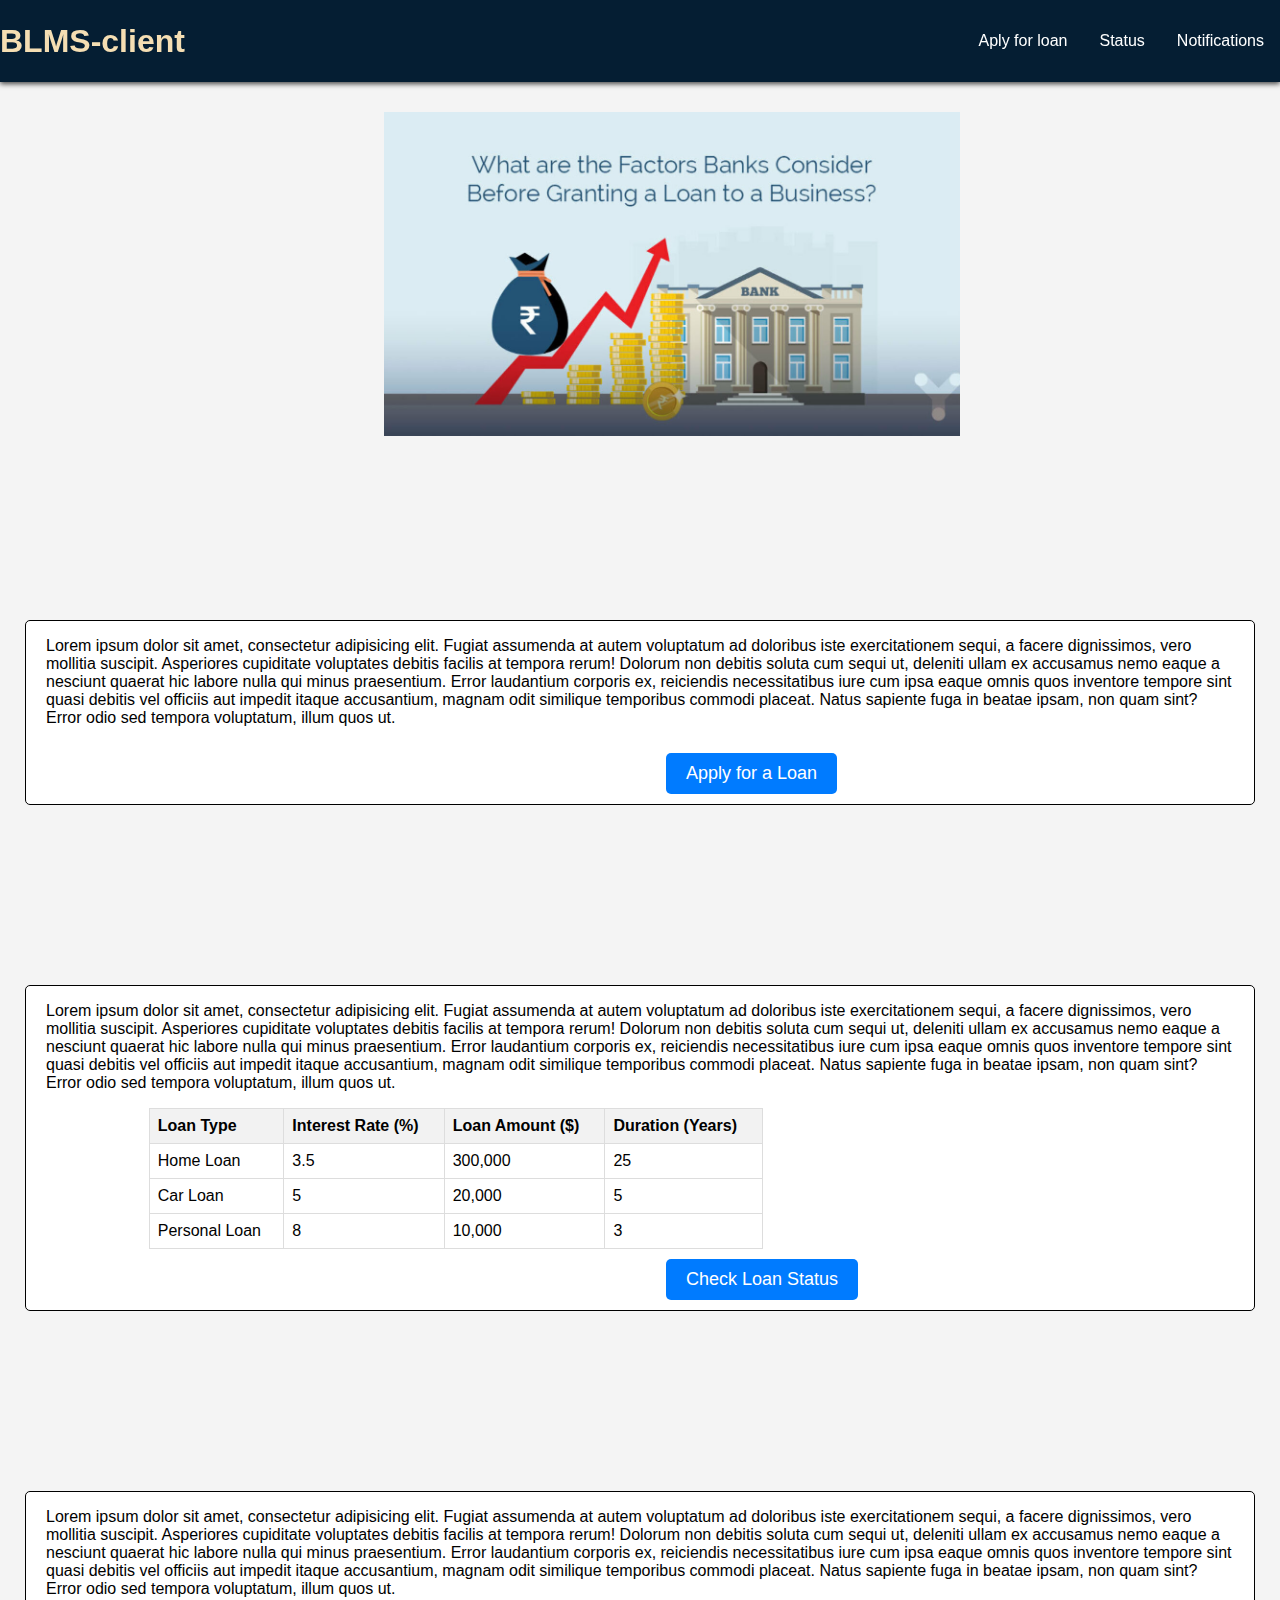
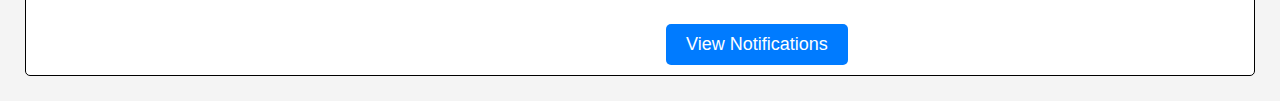
<file: FrontEnd/index.html>
<!DOCTYPE html>
<html lang="en">

<head>
    <meta charset="UTF-8">
    <meta name="viewport" content="width=device-width, initial-scale=1.0">
    <title>Bank Loan Management System</title>
    <link rel="stylesheet" href="/FrontEnd/styles.css">
</head>
<body>
    <nav>
        <h1>BLMS-client</h1>
        <ul>
            <li>
                <a href="/FrontEnd/apply.html">Aply for loan</a>
            </li>

            <li>
                <a href="/FrontEnd/status.html">Status</a>
            </li>

            <li>
                <a href="/FrontEnd/notification.html">Notifications</a>
            </li>
        </ul>
    </nav>
    <img src="/FrontEnd/image1.jpg" alt="image">
    <div class="container">
        <p>Lorem ipsum dolor sit amet, consectetur adipisicing elit. Fugiat assumenda at autem voluptatum ad doloribus
            iste exercitationem sequi, a facere dignissimos, vero mollitia suscipit. Asperiores cupiditate voluptates
            debitis facilis at tempora rerum! Dolorum non debitis soluta cum sequi ut, deleniti ullam ex accusamus nemo
            eaque a nesciunt quaerat hic labore nulla qui minus praesentium. Error laudantium corporis ex, reiciendis
            necessitatibus iure cum ipsa eaque omnis quos inventore tempore sint quasi debitis vel officiis aut impedit
            itaque accusantium, magnam odit similique temporibus commodi placeat. Natus sapiente fuga in beatae ipsam,
            non quam sint? Error odio sed tempora voluptatum, illum quos ut.</p>
        <a href="/FrontEnd/apply.html" class="btn">Apply for a Loan</a>
        </div>
        <div class="container">
            <p>Lorem ipsum dolor sit amet, consectetur adipisicing elit. Fugiat assumenda at autem voluptatum ad doloribus
                iste exercitationem sequi, a facere dignissimos, vero mollitia suscipit. Asperiores cupiditate voluptates
                debitis facilis at tempora rerum! Dolorum non debitis soluta cum sequi ut, deleniti ullam ex accusamus nemo
                eaque a nesciunt quaerat hic labore nulla qui minus praesentium. Error laudantium corporis ex, reiciendis
                necessitatibus iure cum ipsa eaque omnis quos inventore tempore sint quasi debitis vel officiis aut impedit
                itaque accusantium, magnam odit similique temporibus commodi placeat. Natus sapiente fuga in beatae ipsam,
                non quam sint? Error odio sed tempora voluptatum, illum quos ut.</p>
            <table>
                <thead>
                    <tr>
                        <th>Loan Type</th>
                        <th>Interest Rate (%)</th>
                        <th>Loan Amount ($)</th>
                        <th>Duration (Years)</th>
                    </tr>
                </thead>
                <tbody>
                    <tr>
                        <td>Home Loan</td>
                        <td>3.5</td>
                        <td>300,000</td>
                        <td>25</td>
                    </tr>
                    <tr>
                        <td>Car Loan</td>
                        <td>5</td>
                        <td>20,000</td>
                        <td>5</td>
                    </tr>
                    <tr>
                        <td>Personal Loan</td>
                        <td>8</td>
                        <td>10,000</td>
                        <td>3</td>
                    </tr>
                </tbody>
            </table>
            <a href="/FrontEnd/status.html" class="btn">Check Loan Status</a>
        </div>
        <div class="container">
            <p>Lorem ipsum dolor sit amet, consectetur adipisicing elit. Fugiat assumenda at autem voluptatum ad doloribus
                iste exercitationem sequi, a facere dignissimos, vero mollitia suscipit. Asperiores cupiditate voluptates
                debitis facilis at tempora rerum! Dolorum non debitis soluta cum sequi ut, deleniti ullam ex accusamus nemo
                eaque a nesciunt quaerat hic labore nulla qui minus praesentium. Error laudantium corporis ex, reiciendis
                necessitatibus iure cum ipsa eaque omnis quos inventore tempore sint quasi debitis vel officiis aut impedit
                itaque accusantium, magnam odit similique temporibus commodi placeat. Natus sapiente fuga in beatae ipsam,
                non quam sint? Error odio sed tempora voluptatum, illum quos ut.</p>
            <a href="/FrontEnd/notification.html" class="btn">View Notifications</a>
        </div>

</body>

</html>
</file>
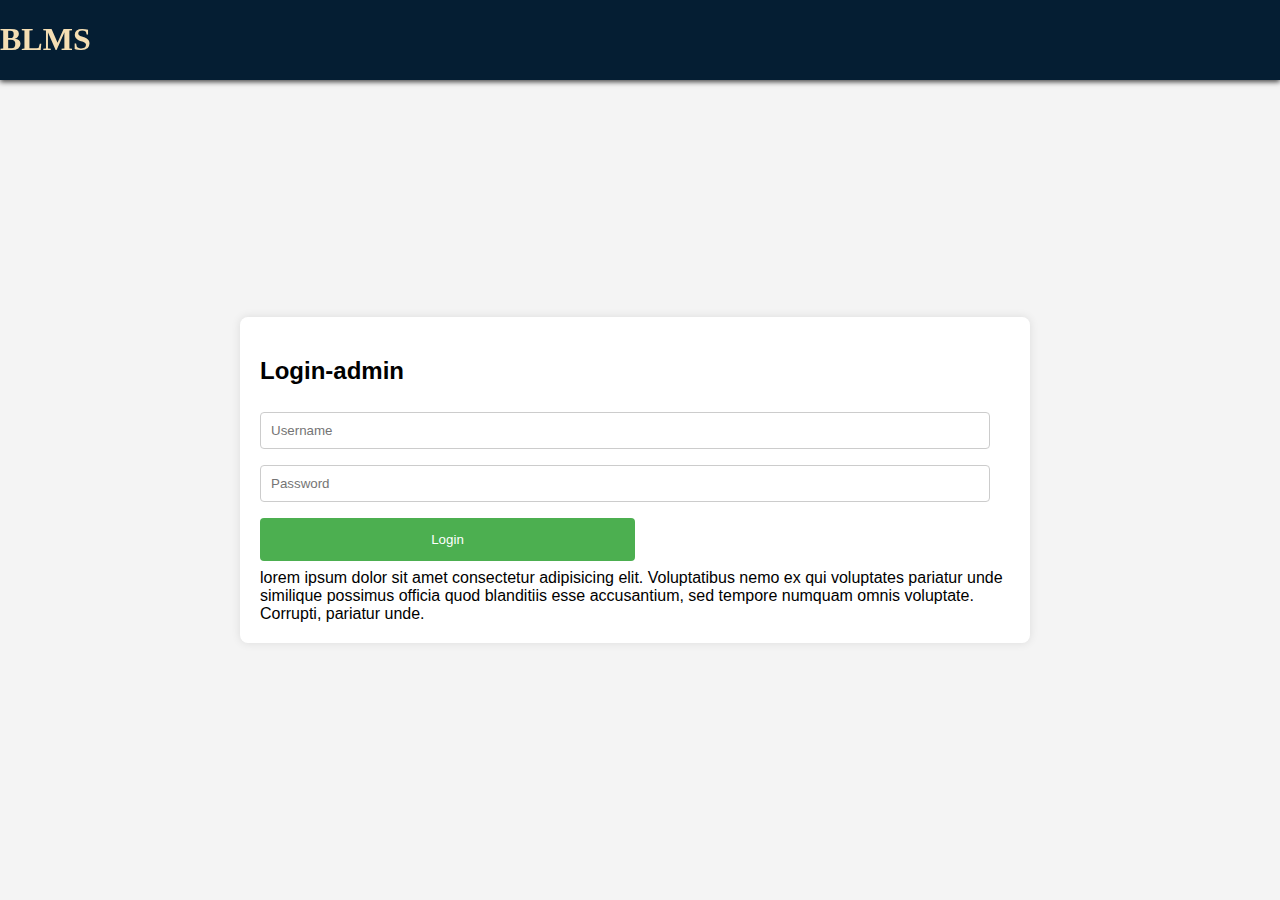
<file: FrontEnd/admin login.html>
<!DOCTYPE html>
<html lang="en">

<head>
    <meta charset="UTF-8">
    <meta name="viewport" content="width=device-width, initial-scale=1.0">
    <title>BLMS-Admin-login</title>
    <style>
        nav {
            background-color: #051e33;
            display: flex;
            align-items: center;
            justify-content: space-between;
            box-shadow: 0 2px 5px 0 rgba(0, 0, 0, 0.704);
            position: fixed;
            width: 100vw;
            top: 0;
            z-index: 2;
        }

        nav h1 {
            color: wheat;
            font-family: 'Times New Roman', Times, serif;
        }

        body {
            font-family: Arial, sans-serif;
            background-color: #f4f4f4;
            margin: 0;
            padding: 0;
            display: flex;
            justify-content: center;
            align-items: center;
            height: 100vh;
        }

        .logbox {
            display: flex;
            flex-direction: row;
            align-items: center;
            max-width: 800px;
            margin-top: 60px;
        }

        .logbox form,
        .logbox > div {
            flex: 1;
        }

        .logbox form {
            background-color: #ffffff;
            padding: 20px;
            border-radius: 8px;
            box-shadow: 0px 0px 10px rgba(0, 0, 0, 0.1);
            margin-right: 10px;
        }

        .logbox form input[type="text"],
        .logbox form input[type="password"] {
            width: calc(100% - 20px);
            padding: 10px;
            margin: 8px 0;
            border: 1px solid #ccc;
            border-radius: 4px;
            box-sizing: border-box;
        }

        input[type="submit"] {
            background-color: #4caf50;
            color: white;
            padding: 14px 20px;
            margin: 8px 0;
            border: none;
            border-radius: 4px;
            cursor: pointer;
            width: 50%;
        }

        input[type="submit"]:hover {
            background-color: #45a049;
        }

        .logbox > div {
            background-color: #ffffff;
            padding: 20px;
            border-radius: 8px;
            box-shadow: 0px 0px 10px rgba(0, 0, 0, 0.1);
        }
    </style>
</head>

<body>
    <nav>
        <h1>BLMS</h1>
    </nav>
    <div class="logbox">
        <form id="loginForm">
            <h2>Login-admin</h2>
            <input type="text" name="username" placeholder="Username" required>
            <input type="password" name="password" placeholder="Password" required>
            <input type="submit" value="Login">
            <div>lorem ipsum dolor sit amet consectetur adipisicing elit. Voluptatibus nemo ex qui voluptates pariatur unde similique possimus officia quod blanditiis esse accusantium, sed tempore numquam omnis voluptate. Corrupti, pariatur unde.</div>
        </form>
        
    </div>

    <script>
        document.getElementById('loginForm').addEventListener('submit', function(event) {
            event.preventDefault(); 
     
            window.location.href = '/FrontEnd/adminindex.html';
        });
    </script>
</body>

</html>
</file>
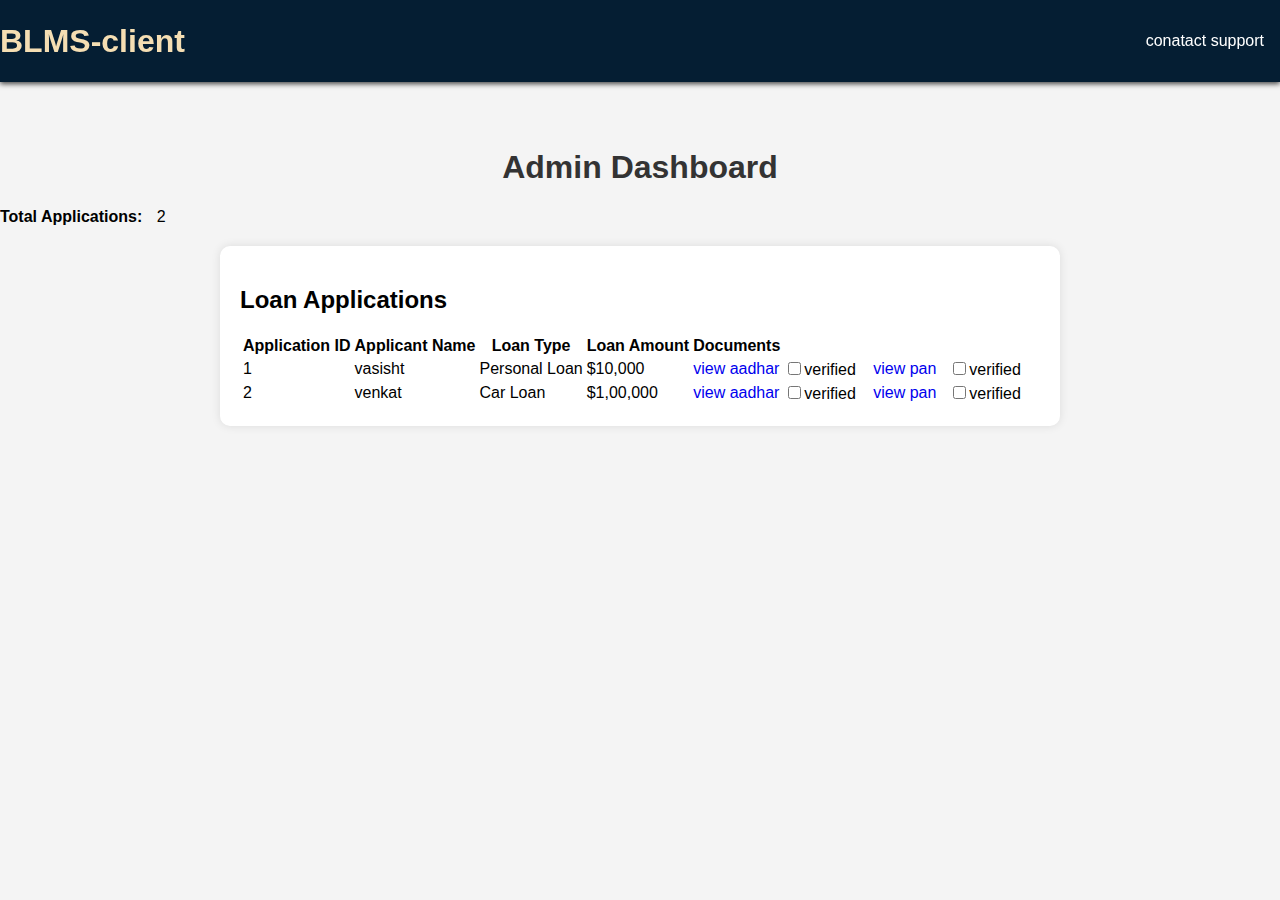
<file: FrontEnd/adminindex.html>
<!DOCTYPE html>
<html lang="en">

<head>
    <meta charset="UTF-8">
    <meta name="viewport" content="width=device-width, initial-scale=1.0">
    <title>Admin Dashboard</title>
    <style>
        nav {
            background-color: #051e33;
            display: flex;
            align-items: center;
            justify-content: space-between;
            box-shadow: 0 2px 5px 0 rgba(0, 0, 0, 0.704);
            position: fixed;
            width: 100vw;
            top: 0;
            z-index: 2;
        }

        nav h1 {
            color: wheat;
        }

        nav ul {
            display: flex;
        }

        nav ul li {
            list-style: none;
            margin: 1em;
        }

        nav ul li a {
            text-decoration: none;
            color: white;
        }

        nav ul li a:hover {
            color: blue;
        }

        body {
            font-family: Arial, sans-serif;
            margin: 0;
            padding: 0;
            background-color: #f4f4f4;
            padding-top: 10%;
        }

        .container {
            max-width: 800px;
            margin: 20px auto;
            padding: 20px;
            background-color: #fff;
            border-radius: 10px;
            box-shadow: 0 0 10px rgba(0, 0, 0, 0.1);
        }
        a{
            text-decoration: none;
        }

        h1 {
            color: #333;
            text-align: center;
        }

        .info {
            margin-bottom: 20px;
        }

        .info p {
            margin: 5px 0;
        }

        .info p strong {
            margin-right: 10px;
        }
    </style>
</head>

<body>
    <nav>
        <h1>BLMS-client</h1>
        <ul>
            <li>
                <a href="/cantact">conatact support</a>
            </li>
        </ul>
    </nav>
    <h1>Admin Dashboard</h1>
    <div class="info">
        <p><strong>Total Applications:</strong> 2</p>
    </div>
    <div class="container">
        <h2>Loan Applications</h2>
        <table>
            <thead>
                <tr>
                    <th>Application ID</th>
                    <th>Applicant Name</th>
                    <th>Loan Type</th>
                    <th>Loan Amount</th>
                    <th>Documents</th>
                </tr>
            </thead>
            <tbody>
                <tr>
                    <td>1</td>
                    <td>vasisht</td>
                    <td>Personal Loan</td>
                    <td>$10,000</td>
                    <td><a href="/FrontEnd/documents/1">view aadhar</a></td>
                    <td><input type="checkbox" name="verified" id="verified">verified</td>
                    <td><a href="/FrontEnd/documents/1">&#160; &#160;view pan &#160; </a></td>
                    <td><input type="checkbox" name="verified" id="verified">verified</td>
                </tr>
            </tbody>
            <tbody>
                <tr>
                    <td>2</td>
                    <td>venkat</td>
                    <td>Car Loan</td>
                    <td>$1,00,000</td>
                    <td><a href="/FrontEnd/documents/1">view aadhar</a></td>
                    <td><input type="checkbox" name="verified" id="verified">verified</td>
                    <td><a href="/FrontEnd/documents/1">&#160; &#160;view pan &#160;</a></td>
                    <td><input type="checkbox" name="verified" id="verified">verified</td>

                </tr>
            </tbody>
        </table>
    </div>
</body>

</html>
</file>
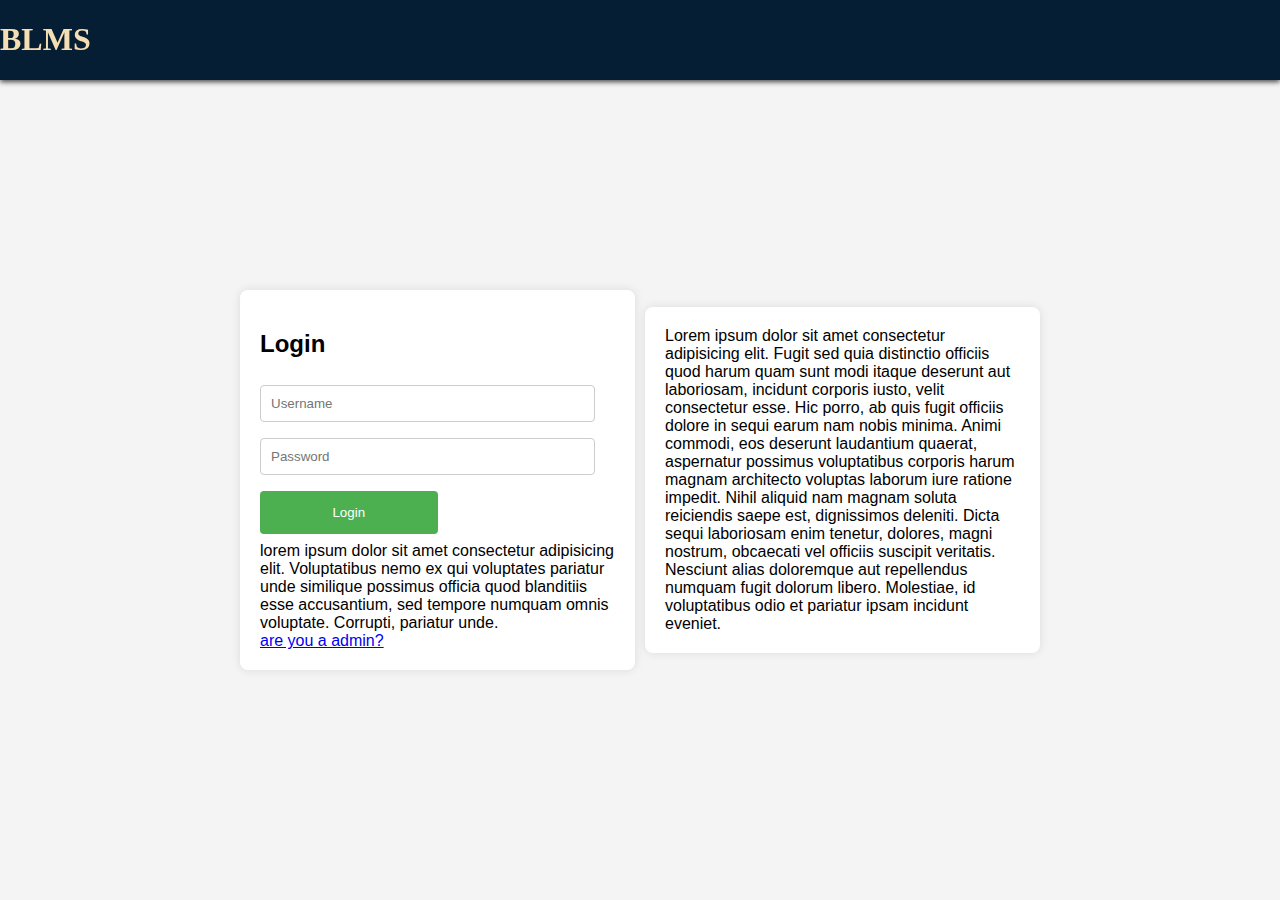
<file: FrontEnd/login.html>
<!DOCTYPE html>
<html lang="en">

<head>
    <meta charset="UTF-8">
    <meta name="viewport" content="width=device-width, initial-scale=1.0">
    <title>BLMS-login</title>
    <style>
        nav {
            background-color: #051e33;
            display: flex;
            align-items: center;
            justify-content: space-between;
            box-shadow: 0 2px 5px 0 rgba(0, 0, 0, 0.704);
            position: fixed;
            width: 100vw;
            top: 0;
            z-index: 2;
        }

        nav h1 {
            color: wheat;
            font-family: 'Times New Roman', Times, serif;
        }

        body {
            font-family: Arial, sans-serif;
            background-color: #f4f4f4;
            margin: 0;
            padding: 0;
            display: flex;
            justify-content: center;
            align-items: center;
            height: 100vh;
        }

        .logbox {
            display: flex;
            flex-direction: row;
            align-items: center;
            max-width: 800px;
            margin-top: 60px;
        }

        .logbox form,
        .logbox > div {
            flex: 1;
        }

        .logbox form {
            background-color: #ffffff;
            padding: 20px;
            border-radius: 8px;
            box-shadow: 0px 0px 10px rgba(0, 0, 0, 0.1);
            margin-right: 10px;
        }

        .logbox form input[type="text"],
        .logbox form input[type="password"] {
            width: calc(100% - 20px);
            padding: 10px;
            margin: 8px 0;
            border: 1px solid #ccc;
            border-radius: 4px;
            box-sizing: border-box;
        }

        input[type="submit"] {
            background-color: #4caf50;
            color: white;
            padding: 14px 20px;
            margin: 8px 0;
            border: none;
            border-radius: 4px;
            cursor: pointer;
            width: 50%;
        }

        input[type="submit"]:hover {
            background-color: #45a049;
        }

        .logbox > div {
            background-color: #ffffff;
            padding: 20px;
            border-radius: 8px;
            box-shadow: 0px 0px 10px rgba(0, 0, 0, 0.1);
        }
    </style>
</head>

<body>
    <nav>
        <h1>BLMS</h1>
    </nav>
    <div class="logbox">
        <form id="loginForm">
            <h2>Login</h2>
            <input type="text" name="username" placeholder="Username" required>
            <input type="password" name="password" placeholder="Password" required>
            <input type="submit" value="Login">
            <div>lorem ipsum dolor sit amet consectetur adipisicing elit. Voluptatibus nemo ex qui voluptates pariatur unde similique possimus officia quod blanditiis esse accusantium, sed tempore numquam omnis voluptate. Corrupti, pariatur unde.</div>
            <a href="/FrontEnd/admin login.html">are you a admin?</a>
        </form>
        <div>
            Lorem ipsum dolor sit amet consectetur adipisicing elit. Fugit sed quia distinctio officiis quod harum quam sunt modi itaque deserunt aut laboriosam, incidunt corporis iusto, velit consectetur esse. Hic porro, ab quis fugit officiis dolore in sequi earum nam nobis minima. Animi commodi, eos deserunt laudantium quaerat, aspernatur possimus voluptatibus corporis harum magnam architecto voluptas laborum iure ratione impedit. Nihil aliquid nam magnam soluta reiciendis saepe est, dignissimos deleniti. Dicta sequi laboriosam enim tenetur, dolores, magni nostrum, obcaecati vel officiis suscipit veritatis. Nesciunt alias doloremque aut repellendus numquam fugit dolorum libero. Molestiae, id voluptatibus odio et pariatur ipsam incidunt eveniet.
        </div>
    </div>

    <script>
        document.getElementById('loginForm').addEventListener('submit', function(event) {
            event.preventDefault(); 
     
            window.location.href = 'index.html';
        });
    </script>
</body>

</html>
</file>
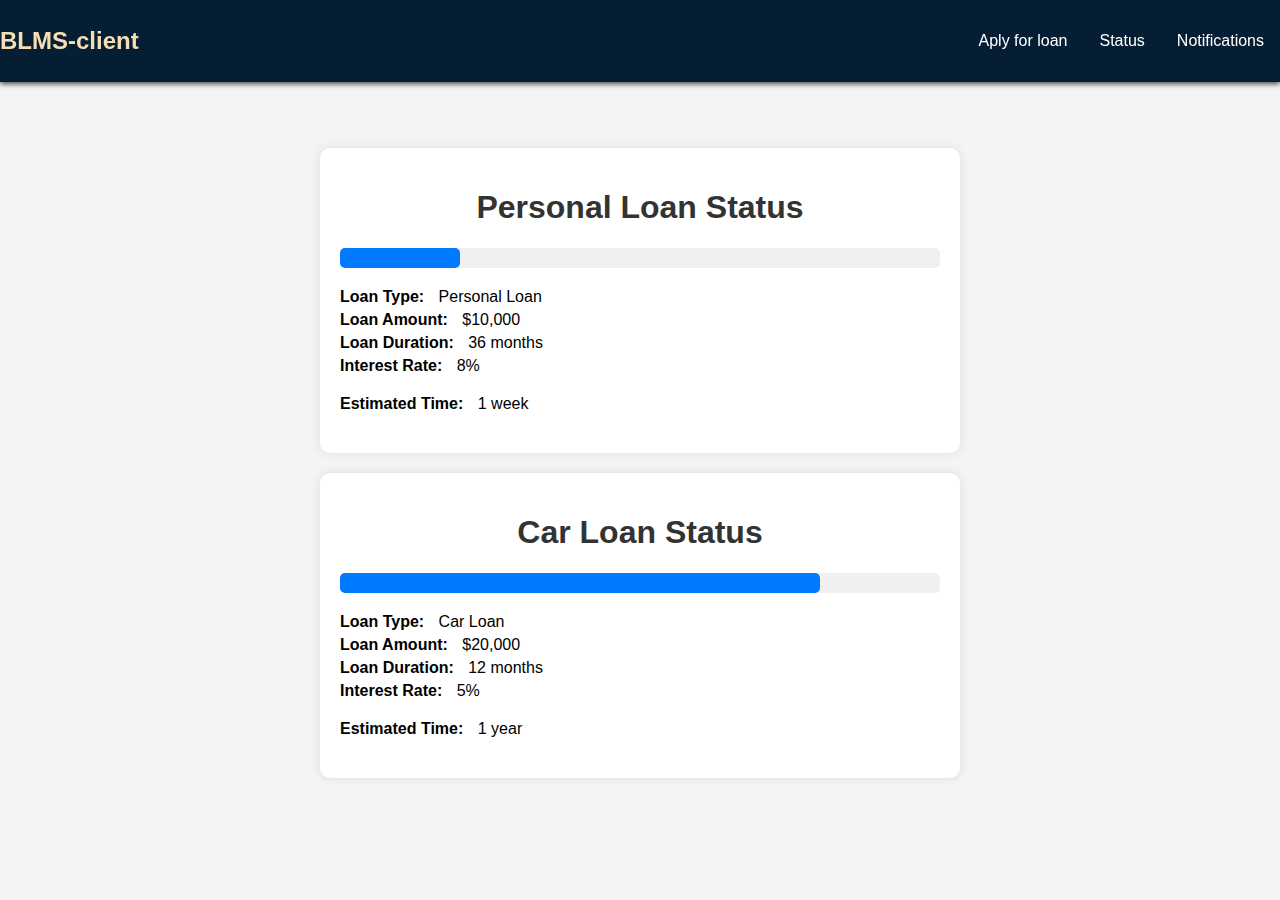
<file: FrontEnd/status.html>
<!DOCTYPE html>
<html lang="en">
<head>
<meta charset="UTF-8">
<meta name="viewport" content="width=device-width, initial-scale=1.0">
<title>Loan Application Status</title>
<style>
    body {
        font-family: Arial, sans-serif;
        margin: 0;
        padding: 0;
        background-color: #f4f4f4;
        padding-top: 10%;
    }
    .logo{
        font-size: 1.5em;
        text-decoration: none;
        color: wheat;
        font-weight: bold;

    }

    .container {
        max-width: 600px;
        margin: 20px auto;
        padding: 20px;
        background-color: #fff;
        border-radius: 10px;
        box-shadow: 0 0 10px rgba(0, 0, 0, 0.1);
    }

    h1 {
        color: #333;
        text-align: center;
    }

    .status-bar {
        width: 100%;
        background-color: #f0f0f0;
        border-radius: 5px;
        margin-bottom: 20px;
    }

    .status {
        height: 20px;
        background-color: #007bff;
        border-radius: 5px;
        width: 20%; 
    }
    .status-1 {
        height: 20px;
        background-color: #007bff;
        border-radius: 5px;
        width: 80%; 
    }

    .info {
        margin-bottom: 20px;
    }

    .info p {
        margin: 5px 0;
    }

    .info p strong {
        margin-right: 10px;
    }
    nav {
    background-color: #051e33;
    display: flex;
    align-items: center;
    justify-content: space-between;
    box-shadow: 0 2px 5px 0 rgba(0, 0, 0, 0.704);
    position: fixed;
    width: 100vw;
    top: 0;
    z-index: 2;
}

nav h1 {
    color: wheat;
}

nav ul {
    display: flex;
}

nav ul li {
    list-style: none;
    margin: 1em;

}

nav ul li a {
    text-decoration: none;
    color: white;
}


nav ul li a:hover {
    color: blue;
}
</style>
</head>
<body>
    <nav>
        <a class="logo" href="/FrontEnd/index.html" >BLMS-client</a>
        <ul>
            <li>
                <a href="/FrontEnd/apply.html">Aply for loan</a>
            </li>

            <li>
                <a href="/FrontEnd/status.html">Status</a>
            </li>

            <li>
                <a href="/FrontEnd/notification.html">Notifications</a>
            </li>
        </ul>
    </nav>
<div class="container">
    <h1>Personal Loan Status</h1>
    <span>
        <div class="status-bar">
            <div class="status"></div>
        </div>
        <div class="info">
            <p><strong>Loan Type:</strong> Personal Loan</p>
            <p><strong>Loan Amount:</strong> $10,000</p>
            <p><strong>Loan Duration:</strong> 36 months</p>
            <p><strong>Interest Rate:</strong> 8%</p>
        </div>
        <div class="info">
            <p><strong>Estimated Time:</strong> 1 week</p>
        </div>
    </span>
</div>
<div class="container">
    <h1>Car Loan Status</h1>
    <span>
        <div class="status-bar">
            <div class="status-1"></div>
        </div>
        <div class="info">
            <p><strong>Loan Type:</strong> Car Loan</p>
            <p><strong>Loan Amount:</strong> $20,000</p>
            <p><strong>Loan Duration:</strong> 12 months</p>
            <p><strong>Interest Rate:</strong> 5%</p>
        </div>
        <div class="info">
            <p><strong>Estimated Time:</strong> 1 year</p>
        </div>
    </span>
</div>
</body>
</html>
</file>
<file: FrontEnd/styles.css>
nav {
    background-color: #051e33;
    display: flex;
    align-items: center;
    justify-content: space-between;
    box-shadow: 0 2px 5px 0 rgba(0, 0, 0, 0.704);
    position: fixed;
    width: 100vw;
    top: 0;
    z-index: 2;
}

nav h1 {
    color: wheat;
}

nav ul {
    display: flex;
}

nav ul li {
    list-style: none;
    margin: 1em;

}

nav ul li a {
    text-decoration: none;
    color: white;
}


nav ul li a:hover {
    color: blue;
}

img {
    margin-left: 30%;
    width: 45%;
}

body {
    font-family: Arial, sans-serif;
    margin: 0;
    padding: 0;
    background-color: #f4f4f4;
    /* background-color: #000000; */
    padding-top: 7em;
}

.container {
    background-color: rgb(255, 255, 255);
    margin: 25px;
    text-align: left;
    margin-top: 20vh;
    border: 1px solid black;
    border-radius: 5px;
    /* background-color: red; */
}

.container a{
    margin-left: 40rem;
}

h1 {
    color: #333;
}

table {
    width: 50%;
    border-collapse: collapse;
    justify-content: center;
    align-items: center;
    margin-left: 10%;
}

th,
td {
    border: 1px solid #dddddd;
    text-align: left;
    padding: 8px;
}

th {
    background-color: #f2f2f2;
}

.text {
    margin: 7px;
    padding: 2px;
}

.btn {
    display: inline-block;
    padding: 10px 20px;
    margin: 10px;
    border: none;
    border-radius: 5px;
    background-color: #007bff;
    color: #fff;
    font-size: 18px;
    text-decoration: none;
    cursor: pointer;
    transition: background-color 0.3s ease;
}

.btn:hover {
    background-color: #0056b3;
}

p{
    margin-left: 20px;
    margin-right: 20px;
    padding: auto;
}
</file>
